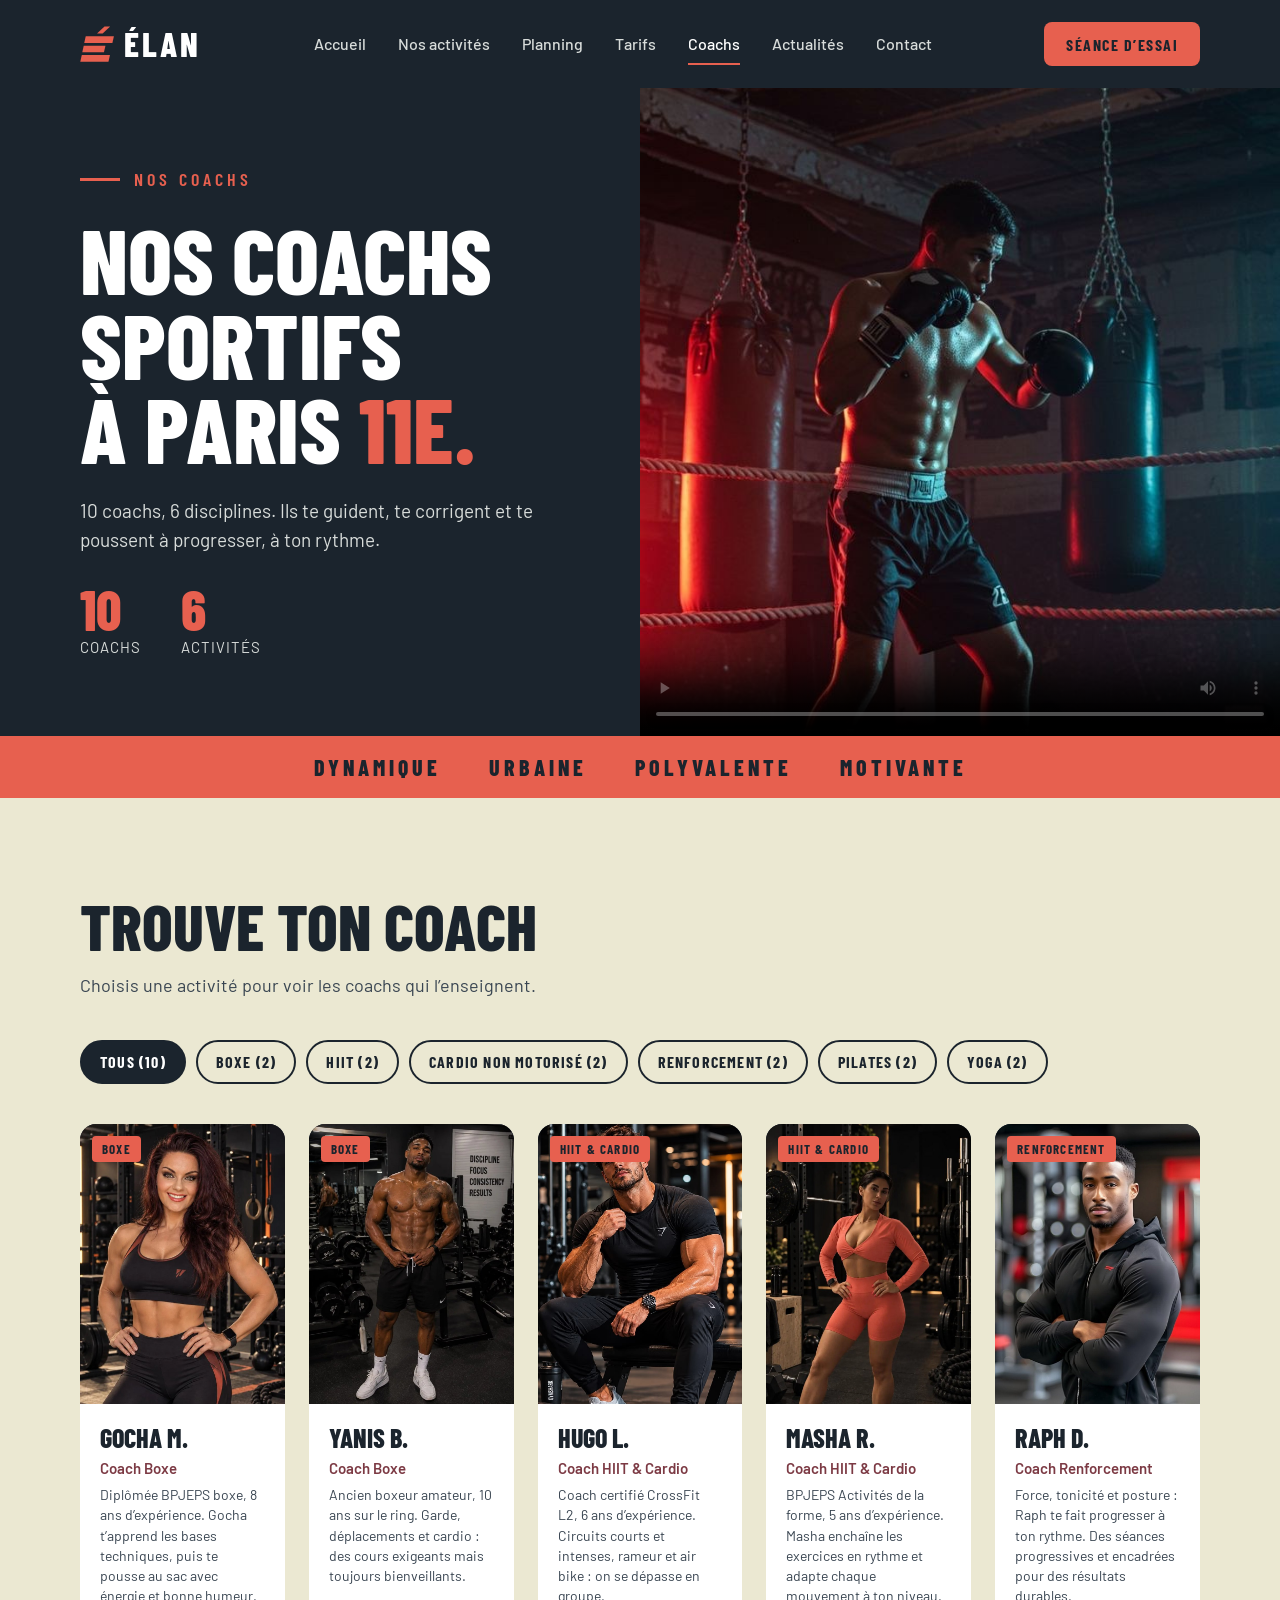
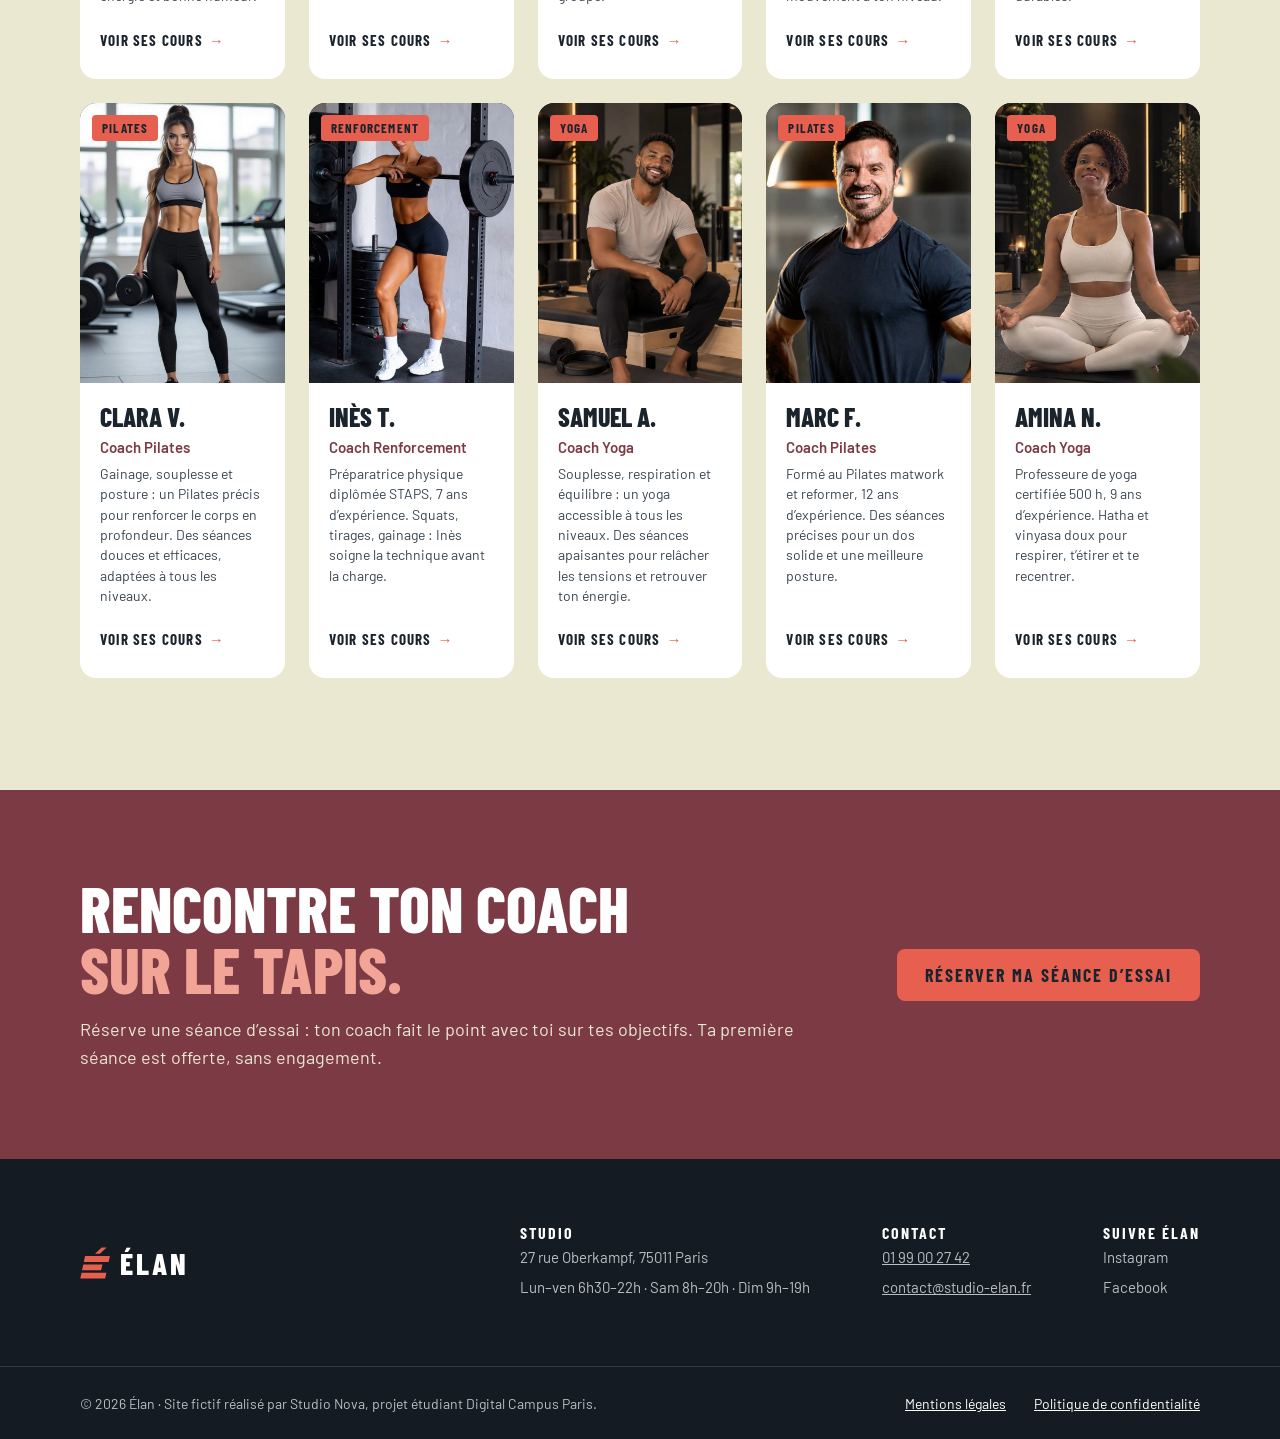
<file: coachs.html>
<!doctype html>
<html lang="fr">
<head>
<meta charset="utf-8">
<meta name="viewport" content="width=device-width, initial-scale=1">
<title>Nos coachs – Boxe, Yoga, Pilates, HIIT | Élan Paris 11e</title>
<meta name="description" content="Découvre les 10 coachs diplômés d’Élan, salle de sport à Paris 11e : boxe, yoga, Pilates, HIIT, renforcement et cardio. Ta première séance d’essai est offerte.">
<meta name="robots" content="index, follow">
<link rel="canonical" href="https://20301050.github.io/elan/coachs.html">
<meta property="og:type" content="website">
<meta property="og:locale" content="fr_FR">
<meta property="og:site_name" content="Élan">
<meta property="og:title" content="Nos coachs – Élan, salle de sport à Paris 11e">
<meta property="og:description" content="10 coachs, 6 disciplines. Ils te guident, te corrigent et te poussent à progresser, à ton rythme.">
<meta property="og:image" content="https://20301050.github.io/elan/images/video-coachs-elan-apercu.jpg">
<meta property="og:url" content="https://20301050.github.io/elan/coachs.html">
<meta name="theme-color" content="#1B242D">
<link rel="preconnect" href="https://fonts.googleapis.com">
<link rel="preconnect" href="https://fonts.gstatic.com" crossorigin>
<link rel="stylesheet" href="https://fonts.googleapis.com/css2?family=Barlow+Condensed:wght@500;600;700;800&family=Barlow:wght@400;500;600&display=swap">
<script type="application/ld+json">
{
  "@context": "https://schema.org",
  "@type": "ExerciseGym",
  "name": "Élan",
  "description": "Salle de sport multi-activités : boxe, yoga, Pilates, HIIT, renforcement musculaire et cardio non motorisé.",
  "telephone": "+33199002742",
  "email": "contact@studio-elan.fr",
  "address": {
    "@type": "PostalAddress",
    "streetAddress": "27 rue Oberkampf",
    "postalCode": "75011",
    "addressLocality": "Paris",
    "addressCountry": "FR"
  },
  "openingHours": ["Mo-Fr 06:30-22:00", "Sa 08:00-20:00", "Su 09:00-19:00"]
}
</script>
<style>
:root{--nuit:#1B242D;--nuit-2:#141B22;--corail:#E7604F;--bordeaux:#7C3A44;--sable:#EBE8D2;--gris:#D8DCDA;--texte:#3A4652;--pad:80px}
*{box-sizing:border-box}
body{margin:0;font-family:Barlow,'Helvetica Neue',Arial,sans-serif;background:var(--sable);color:var(--nuit)}
img,video{max-width:100%}
a{color:var(--corail)}
:focus-visible{outline:3px solid var(--corail);outline-offset:3px}
.cond{font-family:'Barlow Condensed','Arial Narrow',sans-serif}
.skip{position:absolute;left:-9999px}.skip:focus{left:16px;top:16px;z-index:10;background:#fff;padding:8px 12px}

/* En-tête */
.header{background:var(--nuit);min-height:88px;display:flex;align-items:center;justify-content:space-between;gap:24px;padding:0 var(--pad);flex-wrap:wrap}
.logo{display:flex;align-items:center;gap:10px;text-decoration:none;color:#fff;font:800 34px/1 'Barlow Condensed',sans-serif;letter-spacing:3px}
.logo svg{width:1em;height:1.05em;fill:var(--corail)}
.nav{display:flex;gap:32px;align-items:center;flex-wrap:wrap}
.nav a{color:var(--gris);text-decoration:none;font-weight:500;font-size:16px;padding:10px 0;border-bottom:2px solid transparent}
.nav a:hover,.nav a[aria-current="page"]{color:#fff;border-bottom-color:var(--corail)}
.btn{min-height:44px;padding:0 22px;display:inline-flex;align-items:center;justify-content:center;border-radius:8px;background:var(--corail);color:var(--nuit);font:700 16px 'Barlow Condensed',sans-serif;letter-spacing:1.5px;text-transform:uppercase;text-decoration:none}
.btn:hover{background:#F07A6A}

/* Hero */
.hero{background:var(--nuit);display:grid;grid-template-columns:repeat(2,minmax(0,1fr));min-height:620px}
.hero-texte{padding:80px 64px 80px var(--pad);display:flex;flex-direction:column;justify-content:center;gap:26px}
.eyebrow{display:flex;align-items:center;gap:14px;color:var(--corail);font:600 18px 'Barlow Condensed',sans-serif;letter-spacing:4px;text-transform:uppercase;margin:0}
.eyebrow::before{content:"";width:40px;height:3px;background:var(--corail)}
.hero h1{margin:0;font:800 92px/.92 'Barlow Condensed',sans-serif;text-transform:uppercase;color:#fff}
.hero h1 span{color:var(--corail)}
.hero p.intro{margin:0;max-width:520px;font-size:19px;line-height:1.55;color:var(--gris)}
.chiffres{display:flex;gap:40px;margin:0;padding:0;list-style:none}
.chiffres strong{display:block;font:800 56px/1 'Barlow Condensed',sans-serif;color:var(--corail)}
.chiffres span{font-size:15px;letter-spacing:1px;text-transform:uppercase;color:var(--gris)}
.hero-video{position:relative;overflow:hidden;background:var(--nuit-2)}
.hero-video video{position:absolute;inset:0;width:100%;height:100%;object-fit:cover;object-position:center 30%}

/* Bandeau */
.bandeau{background:var(--corail);display:flex;align-items:center;justify-content:center;flex-wrap:wrap;gap:12px 48px;padding:18px 20px;margin:0;list-style:none}
.bandeau li{font:800 22px 'Barlow Condensed',sans-serif;letter-spacing:4px;text-transform:uppercase;color:var(--nuit)}

/* Coachs */
.equipe{padding:96px var(--pad) 112px;display:flex;flex-direction:column;gap:40px}
.equipe h2,.cta h2{margin:0;font:800 64px/1 'Barlow Condensed',sans-serif;text-transform:uppercase}
.equipe .sous-titre{margin:14px 0 0;max-width:620px;font-size:18px;line-height:1.55;color:var(--texte)}
.filtres{display:flex;flex-wrap:wrap;gap:10px}
.pill{min-height:44px;padding:0 18px;border-radius:999px;border:2px solid var(--nuit);background:transparent;color:var(--nuit);font:700 16px 'Barlow Condensed',sans-serif;letter-spacing:1.2px;text-transform:uppercase;cursor:pointer}
.pill[aria-pressed="true"]{background:var(--nuit);color:#fff}
.grille{display:grid;grid-template-columns:repeat(5,minmax(0,1fr));gap:24px}
.coach{background:#fff;border-radius:16px;overflow:hidden;display:flex;flex-direction:column}
.coach[hidden]{display:none}
.coach-photo{position:relative;height:280px;background:#26323E}
.coach-photo img{display:block;width:100%;height:100%;object-fit:cover;object-position:center 12%}
.coach-tag{position:absolute;top:12px;left:12px;background:var(--corail);color:var(--nuit);font:700 13px 'Barlow Condensed',sans-serif;letter-spacing:1.2px;text-transform:uppercase;padding:5px 10px;border-radius:4px}
.coach-body{padding:20px;display:flex;flex-direction:column;gap:8px;flex-grow:1}
.coach h3{margin:0;font:800 26px/1.05 'Barlow Condensed',sans-serif;text-transform:uppercase}
.coach-role{margin:0;font-size:15px;font-weight:600;color:var(--bordeaux)}
.coach-bio{margin:0;font-size:14px;line-height:1.45;color:var(--texte)}
.coach-link{margin-top:auto;padding-top:6px;min-height:44px;display:flex;align-items:center;gap:6px;font:700 15px 'Barlow Condensed',sans-serif;letter-spacing:1.2px;text-transform:uppercase;color:var(--nuit);text-decoration:none}
.coach-link span{color:var(--corail)}

/* Appel à l'action */
.cta{background:var(--bordeaux);padding:88px var(--pad);display:flex;align-items:center;justify-content:space-between;gap:48px}
.cta h2{color:#fff;line-height:.95}.cta h2 span{color:#F2A597}
.cta p{margin:16px 0 0;font-size:18px;line-height:1.55;color:var(--sable);max-width:760px}
.cta .btn{min-height:52px;padding:0 28px;font-size:18px;letter-spacing:2px;flex-shrink:0}

/* Pied de page */
.footer{background:var(--nuit-2);padding:64px var(--pad);display:flex;justify-content:space-between;gap:48px;flex-wrap:wrap;color:#B9C0C4}
.footer .logo{font-size:30px}
.footer-cols{display:flex;gap:72px;flex-wrap:wrap;font-size:15px;line-height:2;font-style:normal}
.footer-cols h2{margin:0;font:700 16px 'Barlow Condensed',sans-serif;letter-spacing:2px;text-transform:uppercase;color:#fff}
.footer-cols p{margin:0}
.footer-cols a{color:#B9C0C4}
.legal{background:var(--nuit-2);border-top:1px solid #2E3A46;padding:14px var(--pad);display:flex;align-items:center;justify-content:space-between;gap:16px 32px;flex-wrap:wrap;font-size:14px;color:#B9C0C4}
.legal nav{display:flex;gap:28px}
.legal a{min-height:44px;display:flex;align-items:center;color:#fff}

/* Tablette */
@media (max-width:1200px){.grille{grid-template-columns:repeat(3,minmax(0,1fr))}.hero h1{font-size:72px}}
@media (max-width:900px){
  :root{--pad:32px}
  .hero{grid-template-columns:1fr;min-height:0}
  .hero-texte{padding:56px var(--pad)}
  .hero-video{height:420px}
  .grille{grid-template-columns:repeat(2,minmax(0,1fr))}
  .cta{flex-direction:column;align-items:flex-start}
}
/* Mobile */
@media (max-width:600px){
  :root{--pad:20px}
  .header{padding:14px var(--pad)}
  .nav{gap:4px 18px}
  .hero h1{font-size:56px}
  .hero p.intro{font-size:17px}
  .hero-video{height:320px;margin:0 var(--pad) 44px;border-radius:14px}
  .bandeau li{font-size:16px;letter-spacing:3px}
  .equipe{padding:56px var(--pad) 64px}
  .equipe h2,.cta h2{font-size:44px}
  .grille{grid-template-columns:1fr}
  .coach-photo{height:340px}
  .cta{padding:56px var(--pad)}
  .footer-cols{gap:28px}
}
@media (prefers-reduced-motion:reduce){*{scroll-behavior:auto!important}}
</style>
</head>
<body>
<a class="skip" href="#contenu">Aller au contenu</a>

<header class="header">
  <a class="logo" href="index.html" aria-label="Élan, retour à l’accueil">
    <svg viewBox="3 1 36 38" aria-hidden="true"><polygon points="21,9 29,1.5 35,1.5 27,9"/><polygon points="9,12 39,12 37.4,19 7.4,19"/><polygon points="6.9,22 30,22 28.4,29 5.3,29"/><polygon points="4.8,32 34.8,32 33.2,39 3.2,39"/></svg>ÉLAN
  </a>
  <nav class="nav" aria-label="Menu principal">
    <a href="index.html">Accueil</a>
    <a href="activites.html">Nos activités</a>
    <a href="planning.html">Planning</a>
    <a href="tarifs.html">Tarifs</a>
    <a href="coachs.html" aria-current="page">Coachs</a>
    <a href="actualites.html">Actualités</a>
    <a href="contact.html">Contact</a>
  </nav>
  <a class="btn" href="contact.html">Séance d’essai</a>
</header>

<main id="contenu">
  <section class="hero" aria-labelledby="titre-page">
    <div class="hero-texte">
      <p class="eyebrow">Nos coachs</p>
      <h1 id="titre-page">Nos coachs sportifs<br>à Paris <span>11e.</span></h1>
      <p class="intro">10 coachs, 6 disciplines. Ils te guident, te corrigent et te poussent à progresser, à ton rythme.</p>
      <ul class="chiffres">
        <li><strong>10</strong><span>coachs</span></li>
        <li><strong>6</strong><span>activités</span></li>
      </ul>
    </div>
    <div class="hero-video">
      <video controls playsinline preload="metadata" poster="images/video-coachs-elan-apercu.jpg" aria-label="Vidéo de présentation d’un coach Élan">
        <source src="videos/presentation-coachs-elan.mp4" type="video/mp4">
        Ton navigateur ne lit pas la vidéo. <a href="videos/presentation-coachs-elan.mp4">Télécharger la vidéo</a>.
      </video>
    </div>
  </section>

  <ul class="bandeau" aria-label="Nos valeurs">
    <li>Dynamique</li><li>Urbaine</li><li>Polyvalente</li><li>Motivante</li>
  </ul>

  <section class="equipe" aria-labelledby="titre-equipe">
    <div>
      <h2 id="titre-equipe">Trouve ton coach</h2>
      <p class="sous-titre">Choisis une activité pour voir les coachs qui l’enseignent.</p>
    </div>
    <div class="filtres" role="group" aria-label="Filtrer les coachs par activité">
          <button type="button" class="pill" data-filtre="Tous" aria-pressed="true">Tous (10)</button>
          <button type="button" class="pill" data-filtre="Boxe" aria-pressed="false">Boxe (2)</button>
          <button type="button" class="pill" data-filtre="HIIT" aria-pressed="false">HIIT (2)</button>
          <button type="button" class="pill" data-filtre="Cardio non motorisé" aria-pressed="false">Cardio non motorisé (2)</button>
          <button type="button" class="pill" data-filtre="Renforcement" aria-pressed="false">Renforcement (2)</button>
          <button type="button" class="pill" data-filtre="Pilates" aria-pressed="false">Pilates (2)</button>
          <button type="button" class="pill" data-filtre="Yoga" aria-pressed="false">Yoga (2)</button>
    </div>
    <p class="sr-only" id="resultat" aria-live="polite" style="position:absolute;left:-9999px"></p>
    <div class="grille">
        <article class="coach" data-tags="Boxe">
          <div class="coach-photo">
            <img src="images/coach-boxe-gocha.jpg" alt="Gocha M., coach Boxe au studio Élan à Paris 11e" width="400" height="560" loading="lazy" decoding="async">
            <span class="coach-tag">Boxe</span>
          </div>
          <div class="coach-body">
            <h3>Gocha M.</h3>
            <p class="coach-role">Coach Boxe</p>
            <p class="coach-bio">Diplômée BPJEPS boxe, 8 ans d’expérience. Gocha t’apprend les bases techniques, puis te pousse au sac avec énergie et bonne humeur.</p>
            <a class="coach-link" href="activites.html">Voir ses cours <span aria-hidden="true">→</span></a>
          </div>
        </article>
        <article class="coach" data-tags="Boxe">
          <div class="coach-photo">
            <img src="images/coach-boxe-yanis.jpg" alt="Yanis B., coach Boxe au studio Élan à Paris 11e" width="400" height="560" loading="lazy" decoding="async">
            <span class="coach-tag">Boxe</span>
          </div>
          <div class="coach-body">
            <h3>Yanis B.</h3>
            <p class="coach-role">Coach Boxe</p>
            <p class="coach-bio">Ancien boxeur amateur, 10 ans sur le ring. Garde, déplacements et cardio : des cours exigeants mais toujours bienveillants.</p>
            <a class="coach-link" href="activites.html">Voir ses cours <span aria-hidden="true">→</span></a>
          </div>
        </article>
        <article class="coach" data-tags="HIIT|Cardio non motorisé">
          <div class="coach-photo">
            <img src="images/coach-hiit-hugo.jpg" alt="Hugo L., coach HIIT & Cardio au studio Élan à Paris 11e" width="400" height="560" loading="lazy" decoding="async">
            <span class="coach-tag">HIIT & Cardio</span>
          </div>
          <div class="coach-body">
            <h3>Hugo L.</h3>
            <p class="coach-role">Coach HIIT & Cardio</p>
            <p class="coach-bio">Coach certifié CrossFit L2, 6 ans d’expérience. Circuits courts et intenses, rameur et air bike : on se dépasse en groupe.</p>
            <a class="coach-link" href="activites.html">Voir ses cours <span aria-hidden="true">→</span></a>
          </div>
        </article>
        <article class="coach" data-tags="HIIT|Cardio non motorisé">
          <div class="coach-photo">
            <img src="images/coach-hiit-masha.jpg" alt="Masha R., coach HIIT & Cardio au studio Élan à Paris 11e" width="400" height="560" loading="lazy" decoding="async">
            <span class="coach-tag">HIIT & Cardio</span>
          </div>
          <div class="coach-body">
            <h3>Masha R.</h3>
            <p class="coach-role">Coach HIIT & Cardio</p>
            <p class="coach-bio">BPJEPS Activités de la forme, 5 ans d’expérience. Masha enchaîne les exercices en rythme et adapte chaque mouvement à ton niveau.</p>
            <a class="coach-link" href="activites.html">Voir ses cours <span aria-hidden="true">→</span></a>
          </div>
        </article>
        <article class="coach" data-tags="Renforcement">
          <div class="coach-photo">
            <img src="images/coach-renforcement-raph.jpg" alt="Raph D., coach Renforcement au studio Élan à Paris 11e" width="400" height="560" loading="lazy" decoding="async">
            <span class="coach-tag">Renforcement</span>
          </div>
          <div class="coach-body">
            <h3>Raph D.</h3>
            <p class="coach-role">Coach Renforcement</p>
            <p class="coach-bio">Force, tonicité et posture : Raph te fait progresser à ton rythme. Des séances progressives et encadrées pour des résultats durables.</p>
            <a class="coach-link" href="activites.html">Voir ses cours <span aria-hidden="true">→</span></a>
          </div>
        </article>
        <article class="coach" data-tags="Pilates">
          <div class="coach-photo">
            <img src="images/coach-pilates-clara.jpg" alt="Clara V., coach Pilates au studio Élan à Paris 11e" width="400" height="560" loading="lazy" decoding="async">
            <span class="coach-tag">Pilates</span>
          </div>
          <div class="coach-body">
            <h3>Clara V.</h3>
            <p class="coach-role">Coach Pilates</p>
            <p class="coach-bio">Gainage, souplesse et posture : un Pilates précis pour renforcer le corps en profondeur. Des séances douces et efficaces, adaptées à tous les niveaux.</p>
            <a class="coach-link" href="activites.html">Voir ses cours <span aria-hidden="true">→</span></a>
          </div>
        </article>
        <article class="coach" data-tags="Renforcement">
          <div class="coach-photo">
            <img src="images/coach-renforcement-ines.jpg" alt="Inès T., coach Renforcement au studio Élan à Paris 11e" width="400" height="560" loading="lazy" decoding="async">
            <span class="coach-tag">Renforcement</span>
          </div>
          <div class="coach-body">
            <h3>Inès T.</h3>
            <p class="coach-role">Coach Renforcement</p>
            <p class="coach-bio">Préparatrice physique diplômée STAPS, 7 ans d’expérience. Squats, tirages, gainage : Inès soigne la technique avant la charge.</p>
            <a class="coach-link" href="activites.html">Voir ses cours <span aria-hidden="true">→</span></a>
          </div>
        </article>
        <article class="coach" data-tags="Yoga">
          <div class="coach-photo">
            <img src="images/coach-yoga-samuel.jpg" alt="Samuel A., coach Yoga au studio Élan à Paris 11e" width="400" height="560" loading="lazy" decoding="async">
            <span class="coach-tag">Yoga</span>
          </div>
          <div class="coach-body">
            <h3>Samuel A.</h3>
            <p class="coach-role">Coach Yoga</p>
            <p class="coach-bio">Souplesse, respiration et équilibre : un yoga accessible à tous les niveaux. Des séances apaisantes pour relâcher les tensions et retrouver ton énergie.</p>
            <a class="coach-link" href="activites.html">Voir ses cours <span aria-hidden="true">→</span></a>
          </div>
        </article>
        <article class="coach" data-tags="Pilates">
          <div class="coach-photo">
            <img src="images/coach-pilates-marc.jpg" alt="Marc F., coach Pilates au studio Élan à Paris 11e" width="400" height="560" loading="lazy" decoding="async">
            <span class="coach-tag">Pilates</span>
          </div>
          <div class="coach-body">
            <h3>Marc F.</h3>
            <p class="coach-role">Coach Pilates</p>
            <p class="coach-bio">Formé au Pilates matwork et reformer, 12 ans d’expérience. Des séances précises pour un dos solide et une meilleure posture.</p>
            <a class="coach-link" href="activites.html">Voir ses cours <span aria-hidden="true">→</span></a>
          </div>
        </article>
        <article class="coach" data-tags="Yoga">
          <div class="coach-photo">
            <img src="images/coach-yoga-amina.jpg" alt="Amina N., coach Yoga au studio Élan à Paris 11e" width="400" height="560" loading="lazy" decoding="async">
            <span class="coach-tag">Yoga</span>
          </div>
          <div class="coach-body">
            <h3>Amina N.</h3>
            <p class="coach-role">Coach Yoga</p>
            <p class="coach-bio">Professeure de yoga certifiée 500 h, 9 ans d’expérience. Hatha et vinyasa doux pour respirer, t’étirer et te recentrer.</p>
            <a class="coach-link" href="activites.html">Voir ses cours <span aria-hidden="true">→</span></a>
          </div>
        </article>
    </div>
  </section>

  <section class="cta" aria-labelledby="titre-cta">
    <div>
      <h2 id="titre-cta">Rencontre ton coach<br><span>sur le tapis.</span></h2>
      <p>Réserve une séance d’essai : ton coach fait le point avec toi sur tes objectifs. Ta première séance est offerte, sans engagement.</p>
    </div>
    <a class="btn" href="contact.html">Réserver ma séance d’essai</a>
  </section>
</main>

<footer class="footer">
  <a class="logo" href="index.html" aria-label="Élan, retour à l’accueil">
    <svg viewBox="3 1 36 38" aria-hidden="true"><polygon points="21,9 29,1.5 35,1.5 27,9"/><polygon points="9,12 39,12 37.4,19 7.4,19"/><polygon points="6.9,22 30,22 28.4,29 5.3,29"/><polygon points="4.8,32 34.8,32 33.2,39 3.2,39"/></svg>ÉLAN
  </a>
  <address class="footer-cols">
    <div><h2>Studio</h2><p>27 rue Oberkampf, 75011 Paris</p><p>Lun–ven 6h30–22h · Sam 8h–20h · Dim 9h–19h</p></div>
    <div><h2>Contact</h2><p><a href="tel:+33199002742">01 99 00 27 42</a></p><p><a href="mailto:contact@studio-elan.fr">contact@studio-elan.fr</a></p></div>
    <div><h2>Suivre Élan</h2><p>Instagram</p><p>Facebook</p></div>
  </address>
</footer>
<div class="legal">
  <span>© 2026 Élan · Site fictif réalisé par Studio Nova, projet étudiant Digital Campus Paris.</span>
  <nav aria-label="Informations légales"><a href="mentions-legales.html">Mentions légales</a><a href="mentions-legales.html">Politique de confidentialité</a></nav>
</div>

<script>
(function(){
  var pills=document.querySelectorAll('.pill'), cartes=document.querySelectorAll('.coach'), info=document.getElementById('resultat');
  pills.forEach(function(p){
    p.addEventListener('click',function(){
      var f=p.getAttribute('data-filtre'), n=0;
      pills.forEach(function(x){x.setAttribute('aria-pressed',x===p?'true':'false');});
      cartes.forEach(function(c){
        var ok=f==='Tous'||c.getAttribute('data-tags').split('|').indexOf(f)>=0;
        c.hidden=!ok; if(ok) n++;
      });
      info.textContent=n+' coach'+(n>1?'s':'')+' affiché'+(n>1?'s':'');
    });
  });
})();
</script>
</body>
</html>
</file>
